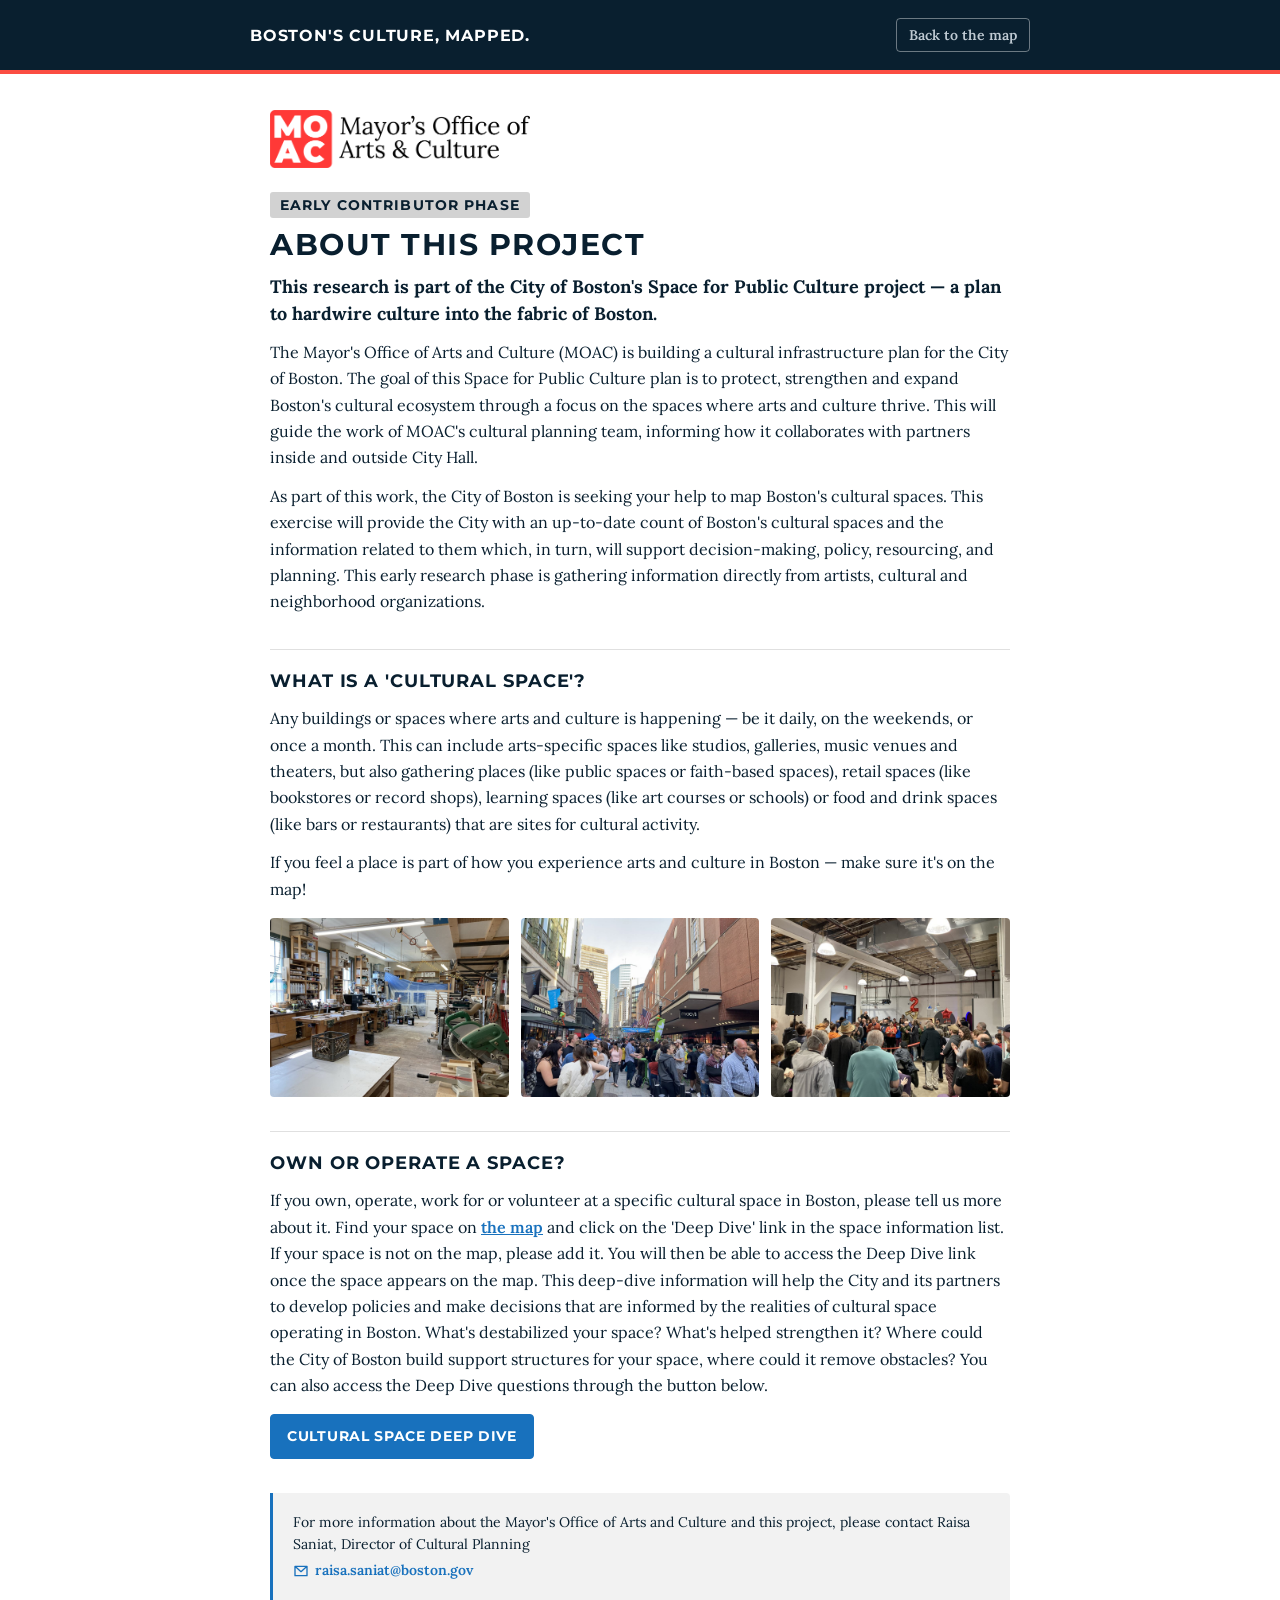
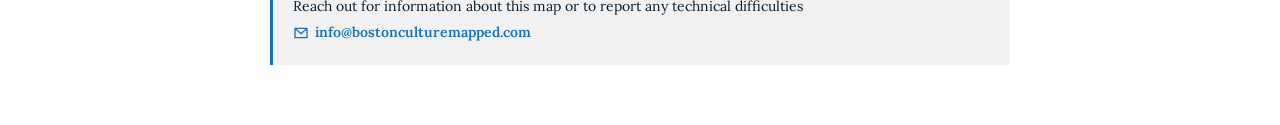
<file: about.html>
<!DOCTYPE html>
<html lang="en">
<head>
<meta charset="UTF-8">
<meta name="viewport" content="width=device-width, initial-scale=1.0">
<title>About this project — Boston's Culture, Mapped.</title>
<meta name="description" content="Space for Public Culture: the City of Boston's plan to hardwire culture into the fabric of Boston, and why we're mapping cultural spaces.">
<link rel="icon" href="data:,">
<link rel="preconnect" href="https://fonts.googleapis.com">
<link rel="preconnect" href="https://fonts.gstatic.com" crossorigin>
<link rel="stylesheet" href="https://fonts.googleapis.com/css2?family=Montserrat:wght@600;700&family=Lora:ital,wght@0,400;0,600;0,700;1,400&display=swap">
<link rel="stylesheet" href="styles.css?v=53">
</head>
<body class="page">

<header class="page-head">
  <div class="page-head-inner">
    <a class="site-name" href="index.html">Boston's Culture, Mapped.</a>
    <a class="back-link" href="index.html">Back to the map</a>
  </div>
</header>

<main>
  <!-- MOAC logo (2026-10-20) - also on the map page and faq.html. -->
  <div class="brand-logo"><img src="assets/img/moac-logo.png" alt="Mayor's Office of Arts &amp; Culture, City of Boston" width="600" height="133"></div>
  <span class="phase-badge">Early Contributor Phase</span>
  <h1>About this project</h1>
  <p class="page-lead">This research is part of the City of Boston's Space for Public Culture project &mdash; a plan to hardwire culture into the fabric of Boston.</p>

  <p>The Mayor's Office of Arts and Culture (MOAC) is building a cultural infrastructure plan for the City of Boston. The goal of this Space for Public Culture plan is to protect, strengthen and expand Boston's cultural ecosystem through a focus on the spaces where arts and culture thrive. This will guide the work of MOAC's cultural planning team, informing how it collaborates with partners inside and outside City Hall.</p>

  <p>As part of this work, the City of Boston is seeking your help to map Boston's cultural spaces. This exercise will provide the City with an up-to-date count of Boston's cultural spaces and the information related to them which, in turn, will support decision-making, policy, resourcing, and planning. This early research phase is gathering information directly from artists, cultural and neighborhood organizations.</p>

  <h2>What is a 'cultural space'?</h2>
  <p>Any buildings or spaces where arts and culture is happening &mdash; be it daily, on the weekends, or once a month. This can include arts-specific spaces like studios, galleries, music venues and theaters, but also gathering places (like public spaces or faith-based spaces), retail spaces (like bookstores or record shops), learning spaces (like art courses or schools) or food and drink spaces (like bars or restaurants) that are sites for cultural activity.</p>
  <p>If you feel a place is part of how you experience arts and culture in Boston &mdash; make sure it's on the map!</p>

  <!-- Three photos side by side, each rotating through the same 13 images but
       started at a different offset, so the three are never showing the same
       photo as each other. data-images lives on the ROW; the script below
       reads it once and drives all three. -->
  <div class="carousel-row" id="photoCarousel"
       data-images="assets/img/culture-01.jpg,assets/img/culture-02.jpg,assets/img/culture-03.jpg,assets/img/culture-04.jpg,assets/img/culture-05.jpg,assets/img/culture-06.jpg,assets/img/culture-07.jpg,assets/img/culture-08.jpg,assets/img/culture-09.jpg,assets/img/culture-10.jpg,assets/img/culture-11.jpg,assets/img/culture-12.jpg,assets/img/culture-13.jpg">
    <div class="carousel"><img alt="Cultural spaces around Boston" src="assets/img/culture-01.jpg"></div>
    <div class="carousel"><img alt="" src="assets/img/culture-06.jpg"></div>
    <div class="carousel"><img alt="" src="assets/img/culture-11.jpg"></div>
  </div>

  <h2>Own or operate a space?</h2>
  <p>If you own, operate, work for or volunteer at a specific cultural space in Boston, please tell us more about it. Find your space on <a href="index.html">the map</a> and click on the 'Deep Dive' link in the space information list. If your space is not on the map, please add it. You will then be able to access the Deep Dive link once the space appears on the map. This deep-dive information will help the City and its partners to develop policies and make decisions that are informed by the realities of cultural space operating in Boston. What's destabilized your space? What's helped strengthen it? Where could the City of Boston build support structures for your space, where could it remove obstacles? You can also access the Deep Dive questions through the button below.</p>

  <!-- This URL must match CONFIG.SURVEY_FORM_BASE in app.js — it is the same
       Google Form, linked bare (no pre-fill) because this page has no pin. -->
  <a class="btn-cta" href="https://docs.google.com/forms/d/e/1FAIpQLScoqoHJwK_WqAz1j24OBPHS1o4JBeF12qRkDtFGrPdsKwGMUw/viewform" target="_blank" rel="noopener">Cultural space deep dive</a>

  <!-- Contact block — same two lines on index.html and faq.html. -->
  <div class="contact-block">
    <p>For more information about the Mayor's Office of Arts and Culture and this project, please contact Raisa Saniat, Director of Cultural Planning<br>
    <a class="mail-link" href="mailto:raisa.saniat@boston.gov"><svg class="mail-ico" viewBox="0 0 24 24" aria-hidden="true"><path d="M3 5h18v14H3z M3 5l9 8 9-8" fill="none" stroke="currentColor" stroke-width="2" stroke-linejoin="round"/></svg>raisa.saniat@boston.gov</a></p>
    <p>Reach out for information about this map or to report any technical difficulties<br>
    <a class="mail-link" href="mailto:info@bostonculturemapped.com"><svg class="mail-ico" viewBox="0 0 24 24" aria-hidden="true"><path d="M3 5h18v14H3z M3 5l9 8 9-8" fill="none" stroke="currentColor" stroke-width="2" stroke-linejoin="round"/></svg>info@bostonculturemapped.com</a></p>
  </div>
</main>

<script>
// Photo rotation for the three side-by-side frames. Same idea as the map
// page's intro pop-up (which lives in app.js — this page doesn't load app.js,
// so the handful of lines are repeated here), but driving three <img>s.
//
// Each frame is one STEP apart in the list, and every tick advances all three
// together, so the three offsets never collide: the frames always show three
// different photos. Only the three photos on screen are ever downloaded.
(function () {
  var box = document.getElementById("photoCarousel");
  if (!box) return;
  var images = (box.getAttribute("data-images") || "")
    .split(",").map(function (s) { return s.trim(); }).filter(Boolean);
  var imgs = [].slice.call(box.querySelectorAll("img"));
  // Need at least one more photo than frames, or a rotation would have to
  // repeat one of them.
  if (!imgs.length || images.length <= imgs.length) return;

  // Must match the src values in the HTML above.
  var STEP = 5;
  var i = 0;

  setInterval(function () {
    i = (i + 1) % images.length;
    imgs.forEach(function (img) { img.classList.add("fading"); });
    setTimeout(function () {
      imgs.forEach(function (img, k) {
        img.src = images[(i + k * STEP) % images.length];
      });
      imgs.forEach(function (img) { img.classList.remove("fading"); });
    }, 450);   // matches the CSS opacity transition
  }, 4500);
})();
</script>
</body>
</html>
</file>
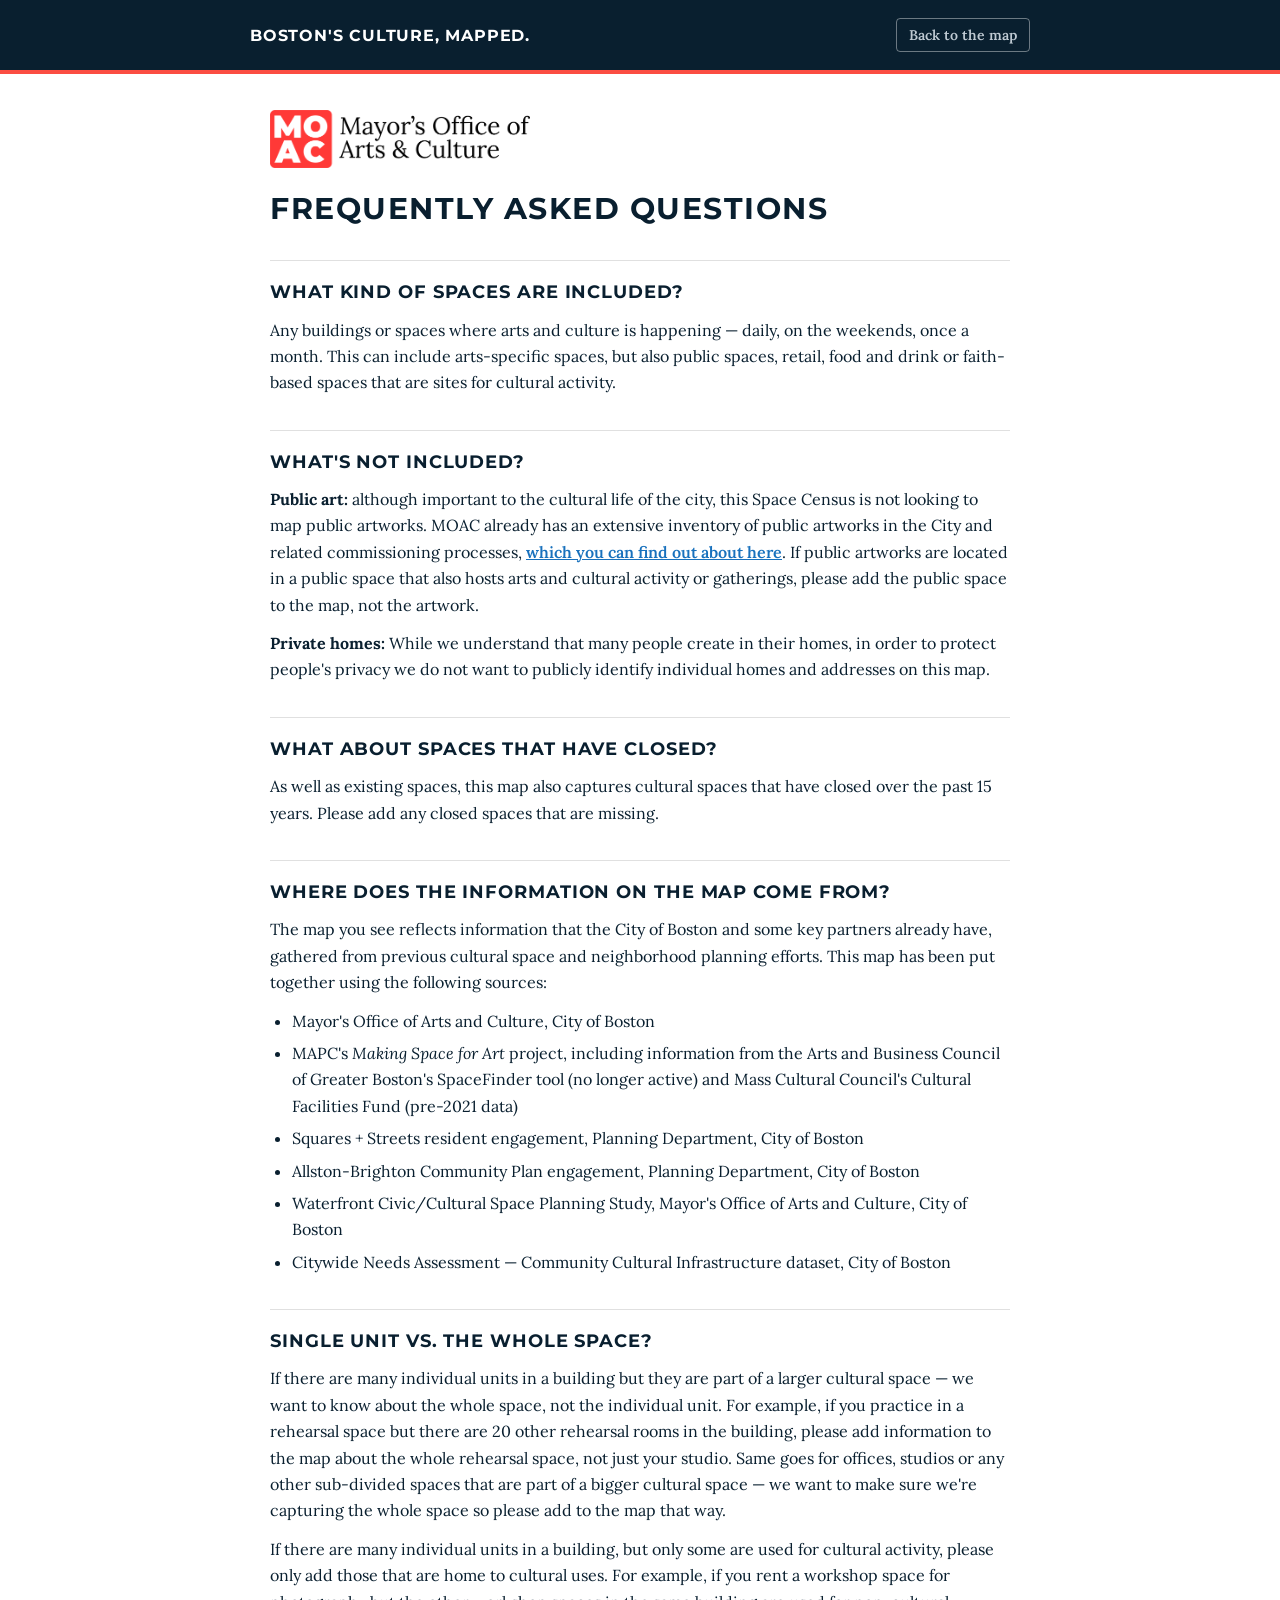
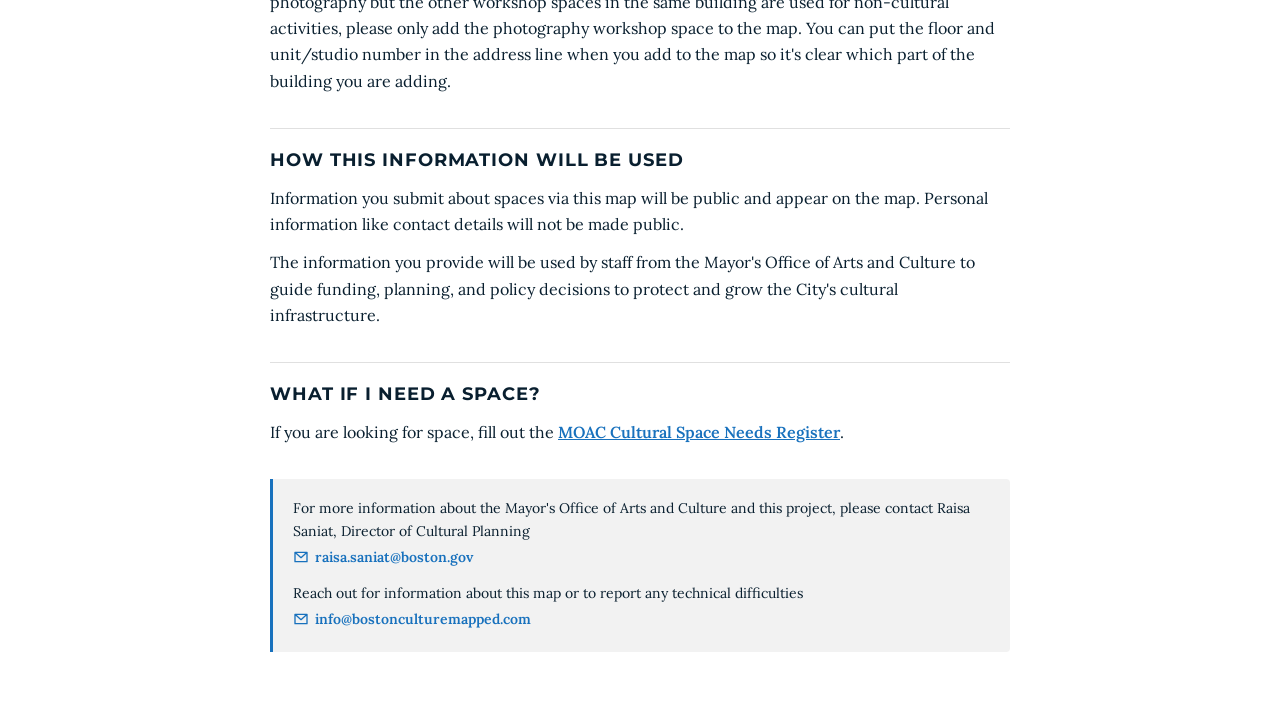
<file: faq.html>
<!DOCTYPE html>
<html lang="en">
<head>
<meta charset="UTF-8">
<meta name="viewport" content="width=device-width, initial-scale=1.0">
<title>FAQs — Boston's Culture, Mapped.</title>
<meta name="description" content="Frequently asked questions about the City of Boston's cultural space mapping tool: what's included, where the data comes from, and how it will be used.">
<link rel="icon" href="data:,">
<link rel="preconnect" href="https://fonts.googleapis.com">
<link rel="preconnect" href="https://fonts.gstatic.com" crossorigin>
<link rel="stylesheet" href="https://fonts.googleapis.com/css2?family=Montserrat:wght@600;700&family=Lora:ital,wght@0,400;0,600;0,700;1,400&display=swap">
<link rel="stylesheet" href="styles.css?v=53">
</head>
<body class="page">

<header class="page-head">
  <div class="page-head-inner">
    <a class="site-name" href="index.html">Boston's Culture, Mapped.</a>
    <a class="back-link" href="index.html">Back to the map</a>
  </div>
</header>

<main>
  <!-- MOAC logo (2026-10-20) - also on the map page and about.html. -->
  <div class="brand-logo"><img src="assets/img/moac-logo.png" alt="Mayor's Office of Arts &amp; Culture, City of Boston" width="600" height="133"></div>
  <h1>Frequently asked questions</h1>

  <!-- Wording from 3_Data/Mapping Tool Content and Copy.docx (2026-09-28).
       This first answer is deliberately the SHORT definition — the intro
       pop-up, sidebar and About page carry the longer one. -->
  <h2>What kind of spaces are included?</h2>
  <p>Any buildings or spaces where arts and culture is happening &mdash; daily, on the weekends, once a month. This can include arts-specific spaces, but also public spaces, retail, food and drink or faith-based spaces that are sites for cultural activity.</p>

  <h2>What's not included?</h2>
  <p><b>Public art:</b> although important to the cultural life of the city, this Space Census is not looking to map public artworks. MOAC already has an extensive inventory of public artworks in the City and related commissioning processes, <a href="https://www.boston.gov/departments/arts-and-culture/public-art-boston#map" target="_blank" rel="noopener">which you can find out about here</a>. If public artworks are located in a public space that also hosts arts and cultural activity or gatherings, please add the public space to the map, not the artwork.</p>
  <p><b>Private homes:</b> While we understand that many people create in their homes, in order to protect people's privacy we do not want to publicly identify individual homes and addresses on this map.</p>

  <h2>What about spaces that have closed?</h2>
  <p>As well as existing spaces, this map also captures cultural spaces that have closed over the past 15 years. Please add any closed spaces that are missing.</p>

  <h2>Where does the information on the map come from?</h2>
  <p>The map you see reflects information that the City of Boston and some key partners already have, gathered from previous cultural space and neighborhood planning efforts. This map has been put together using the following sources:</p>
  <ul>
    <li>Mayor's Office of Arts and Culture, City of Boston</li>
    <li>MAPC's <i>Making Space for Art</i> project, including information from the Arts and Business Council of Greater Boston's SpaceFinder tool (no longer active) and Mass Cultural Council's Cultural Facilities Fund (pre-2021 data)</li>
    <li>Squares + Streets resident engagement, Planning Department, City of Boston</li>
    <li>Allston-Brighton Community Plan engagement, Planning Department, City of Boston</li>
    <li>Waterfront Civic/Cultural Space Planning Study, Mayor's Office of Arts and Culture, City of Boston</li>
    <li>Citywide Needs Assessment &mdash; Community Cultural Infrastructure dataset, City of Boston</li>
  </ul>

  <h2>Single unit vs. the whole space?</h2>
  <p>If there are many individual units in a building but they are part of a larger cultural space &mdash; we want to know about the whole space, not the individual unit. For example, if you practice in a rehearsal space but there are 20 other rehearsal rooms in the building, please add information to the map about the whole rehearsal space, not just your studio. Same goes for offices, studios or any other sub-divided spaces that are part of a bigger cultural space &mdash; we want to make sure we're capturing the whole space so please add to the map that way.</p>
  <p>If there are many individual units in a building, but only some are used for cultural activity, please only add those that are home to cultural uses. For example, if you rent a workshop space for photography but the other workshop spaces in the same building are used for non-cultural activities, please only add the photography workshop space to the map. You can put the floor and unit/studio number in the address line when you add to the map so it's clear which part of the building you are adding.</p>

  <h2>How this information will be used</h2>
  <p>Information you submit about spaces via this map will be public and appear on the map. Personal information like contact details will not be made public.</p>
  <p>The information you provide will be used by staff from the Mayor's Office of Arts and Culture to guide funding, planning, and policy decisions to protect and grow the City's cultural infrastructure.</p>

  <h2>What if I need a space?</h2>
  <p>If you are looking for space, fill out the <a href="https://docs.google.com/forms/d/e/1FAIpQLSe8qjNmZWLqW6QL_9ds0Ja7nyvjYcmYLFBWr2IZd81whbj34g/viewform" target="_blank" rel="noopener">MOAC Cultural Space Needs Register</a>.</p>

  <!-- Contact block — same two lines on index.html and about.html. -->
  <div class="contact-block">
    <p>For more information about the Mayor's Office of Arts and Culture and this project, please contact Raisa Saniat, Director of Cultural Planning<br>
    <a class="mail-link" href="mailto:raisa.saniat@boston.gov"><svg class="mail-ico" viewBox="0 0 24 24" aria-hidden="true"><path d="M3 5h18v14H3z M3 5l9 8 9-8" fill="none" stroke="currentColor" stroke-width="2" stroke-linejoin="round"/></svg>raisa.saniat@boston.gov</a></p>
    <p>Reach out for information about this map or to report any technical difficulties<br>
    <a class="mail-link" href="mailto:info@bostonculturemapped.com"><svg class="mail-ico" viewBox="0 0 24 24" aria-hidden="true"><path d="M3 5h18v14H3z M3 5l9 8 9-8" fill="none" stroke="currentColor" stroke-width="2" stroke-linejoin="round"/></svg>info@bostonculturemapped.com</a></p>
  </div>
</main>

</body>
</html>
</file>
<file: styles.css>
/* ==========================================================================
   Boston Civic & Cultural Asset Map — styles

   Colours and typefaces follow the City of Boston brand guidelines:
   boston.gov → Innovation and Technology → Brand guidelines.

   Everything lives in the :root block below, so the whole look changes from
   one place. The brand names (Charles Blue, Optimistic Blue, Freedom Trail
   Red) are Boston's own names for these colours — keep them, so anyone
   checking this against the guidelines can match them up.

   Universal graphic standards (owner's rules, 2026-08-26):
   - 16px minimum for body text; 14px minimum for hints, captions and
     compact UI labels. Nothing smaller anywhere.
   - UPPERCASE is used ONLY for headers and primary buttons. Montserrat is
     only ever set uppercase+bold (brand rule), so anything sentence-case
     uses Lora instead.
   ========================================================================== */

:root{
  /* ---- Boston primary palette ---- */
  --charles:#091F2F;          /* Charles Blue — headers, dark contrast */
  --charles-deep:#061622;     /* supporting dark */
  --charles-mid:#0C2639;      /* supporting dark */
  --optimistic:#1871bd;       /* Optimistic Blue — links, buttons, fills */
  --optimistic-dark:#155FA0;  /* hover step; white on it = 6.6:1 */
  --steel:#45789C;            /* supporting blue */
  --sky:#51ACFF;              /* supporting blue — on dark only */
  --freedom:#FB4D42;          /* Freedom Trail Red — use MINIMALLY */

  /* Freedom Trail Red is only 3.36:1 on white, so it cannot carry BODY text.
     This darker step clears 4.5:1 (5.46:1) and is used for error copy.
     (Large display text ≥24px bold may use --freedom — 3:1 large-text rule.) */
  --freedom-text:#C63024;

  /* ---- Boston supporting greys ---- */
  --grey-dark:#58585B;        /* muted text — 7.09:1 on white */
  --grey-mid:#D2D2D2;
  --line:#E0E0E0;
  --paper:#F2F2F2;
  --white:#FFFFFF;

  --ink:var(--charles);
  --muted:var(--grey-dark);
  /* A lighter grey for hints and captions: 5.1:1 on white, above the 4.5:1
     floor with margin. It was #6E7A85 until 2026-09-28 — this comment
     claimed 4.6:1, but it actually measured 4.39:1 (owner's check). */
  --muted-soft:#636F7A;

  /* On the dark Charles Blue sidebar. */
  --on-dark:#DCE5EC;
  --on-dark-muted:#BFCAD3;

  /* ---- Status (reserved meanings — never reused as category colours) ---- */
  --ok:#1F7A4D;
  --warn:#8A6412;

  /* Pin / legend colours — must match PURPOSE_GROUPS[].hex in app.js. Pins
     are coloured by the space's PURPOSE (since 2026-08-27); a multi-purpose
     pin is striped with each of its colours.

     Okabe-Ito based, with Produce and Gather darkened on 2026-08-27 after
     simulating protan/deutan/tritan vision across all fifteen pairs: the old
     Gather sat on top of the grey "no purpose" pin under deuteranopia, and
     the old Produce was 2.25:1 against a light map. Every colour now clears
     3:1 on white and the worst CVD pair is ΔE 12.0 (was 3.9). Do not change
     these without re-running that simulation. */
  --g-present:#1871bd;
  --g-produce:#C77E00;
  --g-learn:#009E73;
  --g-gather:#A64D82;
  --g-other:#58585B;
  --g-unknown:#8A9199;

  /* ---- Boston typography ----
     Montserrat for headers and primary buttons, always UPPERCASE BOLD.
     Lora for everything else. Fallbacks are Boston's own substitutions. */
  --display:"Montserrat",Arial,Helvetica,sans-serif;
  --body:"Lora",Georgia,"Times New Roman",serif;
}

*{box-sizing:border-box;margin:0;padding:0}
html,body{height:100%}

/* The browser hides [hidden] elements with `display:none`, but any rule that
   sets `display` beats it on specificity — which silently un-hides them. This
   keeps the hidden attribute authoritative. */
[hidden]{display:none !important}

body{font-family:var(--body);font-size:16px;color:var(--ink);background:var(--paper);display:flex;flex-direction:column;overflow:hidden}
button{cursor:pointer}
button:focus-visible,input:focus-visible,select:focus-visible,textarea:focus-visible,a:focus-visible{outline:2px solid var(--optimistic);outline-offset:2px}

/* Montserrat is only ever set uppercase and bold, per the guidelines. */
.u-display{font-family:var(--display);font-weight:700;text-transform:uppercase;letter-spacing:.06em}

/* ---------- Shared buttons ----------
   .btn-cta  — PRIMARY: Montserrat uppercase bold, Optimistic Blue.
   .btn-quiet — secondary: Lora, sentence case, deliberately low-key. */
.btn-cta{display:inline-block;text-align:center;font-family:var(--display);font-weight:700;text-transform:uppercase;letter-spacing:.05em;font-size:14px;line-height:1.3;padding:12px 16px;border-radius:4px;background:var(--optimistic);border:1px solid var(--optimistic);color:var(--white);text-decoration:none;white-space:nowrap}
.btn-cta:hover{background:var(--optimistic-dark);border-color:var(--optimistic-dark);color:var(--white)}
.btn-quiet{font-family:var(--body);font-weight:600;font-size:14px;padding:9px 14px;border-radius:4px;border:1px solid var(--grey-mid);background:var(--white);color:var(--charles)}
.btn-quiet:hover{border-color:var(--charles)}

/* ---------- Setup banner (only while CONFIG has placeholders) ---------- */
#setupBanner{background:#FFF4E5;border-bottom:1px solid #E8C99B;color:#6B4415;padding:10px 16px;font-size:14px;line-height:1.5}
#setupBanner b{font-family:var(--display);font-weight:700;text-transform:uppercase;letter-spacing:.05em;color:#4A2E0C}
#setupBanner code{background:#FBE8CC;padding:1px 5px;border-radius:3px;font-size:14px;font-family:ui-monospace,Menlo,Consolas,monospace}

/* ---------- Layout: sidebar + map ---------- */
#app{flex:1;display:flex;min-height:0}

/* The sidebar is the page's identity: Charles Blue field with a Freedom Trail
   Red rule on its map-side edge (the "minimal" red the guidelines ask for). */
/* No Freedom Trail Red rule on the map edge any more (removed at the owner's
   request, 2026-10-14) - the sidebar meets the map directly. */
#sidebar{width:clamp(320px,25%,460px);flex-shrink:0;background:var(--charles);color:var(--on-dark);padding:26px 22px 22px;overflow-y:auto;-webkit-overflow-scrolling:touch}
#sidebar h1{font-family:var(--display);font-weight:700;text-transform:uppercase;letter-spacing:.05em;font-size:27px;line-height:1.15;color:var(--white)}
#sidebar .lede{margin-top:12px;font-size:16px;line-height:1.55;color:var(--on-dark-muted)}
#sidebar h2{font-family:var(--display);font-weight:700;text-transform:uppercase;letter-spacing:.06em;font-size:16px;color:var(--white);margin-top:26px;padding-top:16px;border-top:1px solid rgba(255,255,255,.18)}
#sidebar p{font-size:16px;line-height:1.55;color:var(--on-dark-muted);margin-top:10px}
#sidebar a:not(.btn-cta){color:var(--sky)}

/* Numbered steps — used in the sidebar (dark) and the intro pop-up (light). */
.steps{margin:12px 0 0;padding-left:0;list-style:none;counter-reset:step}
.steps li{counter-increment:step;position:relative;padding-left:30px;margin-bottom:12px;font-size:16px;line-height:1.5}
.steps li::before{content:counter(step);position:absolute;left:0;top:2px;width:20px;height:20px;border-radius:50%;background:var(--optimistic);color:var(--white);font-family:var(--display);font-weight:700;font-size:14px;display:flex;align-items:center;justify-content:center}
#sidebar .steps li{color:var(--on-dark-muted)}
#sidebar .steps li b{color:var(--white)}
.steps li b{font-weight:700}

#sidebar .btn-cta{display:block;margin-top:14px}
.side-nav{margin-top:16px;display:flex;flex-direction:column;gap:10px}

.contact{margin-top:24px;padding-top:16px;border-top:1px solid rgba(255,255,255,.18)}
.contact p{font-size:14px;line-height:1.55;color:var(--on-dark-muted)}
.contact p + p{margin-top:12px}
.placeholder{font-style:italic;opacity:.75}
/* Contact email links (sidebar, about.html, faq.html), each led by a small
   envelope icon drawn inline so it takes the link's own colour. */
.mail-link{display:inline-flex;align-items:center;gap:6px;margin-top:4px;font-weight:600;text-decoration:none;word-break:break-all}
.mail-link:hover{text-decoration:underline}
.mail-ico{width:16px;height:16px;flex-shrink:0}
/* MOAC logo (owner's request, 2026-10-20): bottom of the sidebar's white
   footer, bottom-right of the intro pop-up, top of about.html and faq.html.
   One web-sized file, assets/img/moac-logo.png (600px wide, whitespace
   trimmed, transparent background, made from assets/MOAC_Combo_Color.png -
   the original is NOT deployed). Its lettering is black, so it only ever
   sits on a light background. */
.brand-logo img{display:block;max-width:100%;height:auto}
.page main .brand-logo{margin-bottom:24px}
.page main .brand-logo img{width:260px}
/* Intro pop-up: under the photos, bottom-LEFT corner of the grey bar (owner,
   2026-10-20). The photos sit at the bottom (margin-top:auto), so this
   margin is what lifts them up to give the logo room. */
.intro-logo{align-self:flex-start;margin-top:28px}
.intro-logo img{width:160px}

/* Sidebar footer: everything below the About / FAQs buttons on WHITE (owner's
   request, 2026-10-20). The negative margins cancel #sidebar's padding so the
   white runs edge to edge and down to the bottom of the panel - keep them in
   step with #sidebar's padding here AND in the phone rule further down. */
.side-foot{margin:24px -22px -22px;padding:20px 22px 22px;background:var(--white)}
.side-foot .contact{margin-top:0;padding-top:0;border-top:0}
#sidebar .side-foot p{color:var(--ink)}
#sidebar .side-foot a:not(.btn-cta){color:var(--optimistic)}
.side-logo{margin-top:20px}
.side-logo img{width:170px}
/* The sidebar's photo rotation (added 2026-09-28) sits under the About/FAQ
   buttons. */
.side-carousel{margin-top:20px}

/* ---------- Work-in-progress highlight ----------
   Marks copy that is still being drafted, so it is obvious at a glance what
   is not final yet. DELETE the class from the markup (not this rule) as each
   piece is signed off. Deliberately loud: it must not survive to launch by
   being easy to miss. The dark ink is set explicitly because this also sits
   on the Charles Blue sidebar, where inherited text is near-white and would
   be unreadable on yellow. */
.wip,.contact .wip,.contact .wip b,.contact-block .wip,.contact-block .wip b{
  background:#FFF3A3;color:var(--charles);
}
/* On the sidebar, `#sidebar p` (0,1,0,1 — an ID) outranks the plain class
   rule above and would leave near-white text on yellow. Matching the ID
   here is the fix; do NOT "simplify" these back to `.wip`. */
#sidebar .wip,#sidebar .wip b,#sidebar .wip .placeholder{color:var(--charles)}
.wip{box-shadow:0 0 0 3px #FFF3A3;border-radius:2px}
.wip .placeholder{opacity:1}

/* ---------- Space list (drops down from the count pill) ----------
   Opened by the "536 spaces on record +" pill in the map's top-right corner;
   a white panel with its own scrollbar, floating over the map. */
.list-panel{width:min(330px,88vw);max-height:52vh;background:var(--white);border-radius:6px;box-shadow:0 6px 24px rgba(9,31,47,.3);overflow:hidden;display:flex;flex-direction:column}
#assetList{overflow-y:auto;-webkit-overflow-scrolling:touch}
.asset-item{width:100%;text-align:left;background:none;border:none;border-bottom:1px solid var(--line);padding:11px 13px;display:flex;gap:10px;align-items:flex-start;font-family:var(--body)}
.asset-item:last-child{border-bottom:none}
.asset-item:hover{background:var(--paper)}
.asset-item .dot{width:10px;height:10px;border-radius:50%;margin-top:5px;flex-shrink:0}
.asset-item .name{font-weight:700;font-size:16px;color:var(--charles);line-height:1.3;display:block}
.asset-item .meta{font-size:14px;color:var(--muted);margin-top:2px;display:block;line-height:1.4}
.stamp{display:inline-block;font-weight:600;font-size:14px;color:var(--ok);margin-left:6px}
.empty-msg{padding:18px 14px;font-size:14px;color:var(--muted);line-height:1.55}

/* ---------- Map ---------- */
#mapWrap{flex:1;min-height:0;position:relative}
#map{width:100%;height:100%}

/* ---------- Embed build (embed.html, for an iframe on another site) --------
   Same map, no sidebar and no intro pop-up. The map simply takes the whole
   frame. On a phone the full site stacks the map above the sidebar at 54%
   height — there is no sidebar here, so that rule must not apply or the map
   would end up in the top half of the iframe with nothing beneath it. */
body.embed #app{flex-direction:row}
body.embed #mapWrap{flex:1 1 auto;width:100%;height:100%;min-height:0}
@media (max-width:760px){
  body.embed #mapWrap{flex:1 1 auto;min-height:0}
}

/* Google-Maps-style panel toggle: a tab on the sidebar/map seam that hides
   the whole sidebar so the map fills the window. app.js flips body.map-only. */
body.map-only #sidebar{display:none}
/* Filled Optimistic Blue and sized up so the collapse control is clearly a
   control, not a sliver of chrome (owner's request, 2026-08-27). */
/* Collapse tab. Shows the word HIDE / SHOW (set in app.js) instead of the
   old "‹" arrow — owner's request, 2026-10-14. Montserrat uppercase like the
   other buttons. On desktop the tab is a tall, narrow strip with the word
   running sideways, reading bottom-to-top (owner's choice, 2026-10-14);
   the phone layout below turns it back to horizontal. */
.side-toggle{position:absolute;left:0;top:50%;transform:translateY(-50%);z-index:5;width:34px;min-height:84px;border:none;border-radius:0 8px 8px 0;background:var(--optimistic);color:var(--white);font-family:var(--display);font-weight:700;text-transform:uppercase;letter-spacing:.08em;font-size:13px;line-height:1;box-shadow:2px 0 8px rgba(9,31,47,.35);display:flex;align-items:center;justify-content:center;padding:12px 0}
.side-toggle:hover{background:var(--optimistic-dark)}
.side-toggle-text{writing-mode:vertical-rl;transform:rotate(180deg)}
.map-error{position:absolute;inset:0;display:flex;align-items:center;justify-content:center;text-align:center;padding:32px;background:var(--paper);font-size:16px;line-height:1.6;color:var(--muted);z-index:6}
.map-error b{display:block;font-family:var(--display);font-weight:700;text-transform:uppercase;letter-spacing:.05em;font-size:16px;color:var(--charles);margin-bottom:8px}

/* Floating controls over the map, top-right. The Add button leads; Refresh
   sits to its LEFT on the same row, deliberately quieter. */
.map-controls{position:absolute;top:14px;right:14px;z-index:5;display:flex;flex-direction:column;align-items:flex-end;gap:8px}
.ctrl-row{display:flex;gap:8px;align-items:stretch}
.refresh-ico{display:inline-block;font-size:16px;line-height:1;margin-right:3px;vertical-align:-1px}
.map-controls .btn-cta,.map-controls .btn-quiet{box-shadow:0 2px 10px rgba(9,31,47,.28)}
/* The count pill is a button: it opens the scrollable list of spaces. */
.count-pill{font-family:var(--body);font-weight:600;font-size:14px;background:var(--white);border:none;padding:6px 6px 6px 12px;border-radius:999px;color:var(--charles);white-space:nowrap;box-shadow:0 2px 10px rgba(9,31,47,.28);display:flex;align-items:center;gap:8px;cursor:pointer}
.count-pill:hover{background:var(--paper)}
.count-pill .plus{font-family:var(--display);font-weight:700;font-size:14px;line-height:1;width:20px;height:20px;border-radius:50%;background:var(--optimistic);color:var(--white);display:flex;align-items:center;justify-content:center}

/* Legend + filter chips over the map, bottom-right. Google's zoom buttons are
   moved bottom-LEFT in initMap so the two never collide. */
.map-legend{position:absolute;right:14px;bottom:30px;z-index:5;background:rgba(255,255,255,.96);border-radius:6px;padding:12px 14px;max-width:300px;box-shadow:0 2px 10px rgba(9,31,47,.28)}
.legend-head{display:flex;align-items:center;justify-content:space-between;gap:8px;margin-bottom:8px}
.legend-title{font-family:var(--display);font-weight:700;text-transform:uppercase;letter-spacing:.06em;font-size:14px;color:var(--charles)}
/* The (i) beside "Legend": opens the panel explaining each category. A
   24px circle, outlined until the panel is open. */
.legend-info-btn{width:24px;height:24px;border-radius:50%;border:1.5px solid var(--optimistic);background:var(--white);color:var(--optimistic);font-family:Georgia,var(--body);font-style:italic;font-weight:700;font-size:14px;line-height:1;display:flex;align-items:center;justify-content:center;padding:0;flex-shrink:0}
.legend-info-btn:hover,.legend-info-btn.on{background:var(--optimistic);color:var(--white)}
/* Hide / show the whole legend (owner's request, 2026-09-28), so the map
   can be seen full-screen. "Hide" is a quiet sentence-case text button in the
   legend's header; once hidden, a small "Legend" pill in the same corner
   brings it back. */
.legend-head-btns{display:flex;align-items:center;gap:8px}
.legend-hide-btn{background:none;border:none;padding:2px 2px;font-family:var(--body);font-weight:600;font-size:14px;color:var(--muted);text-decoration:underline;text-underline-offset:2px}
.legend-hide-btn:hover{color:var(--charles)}
.legend-show{position:absolute;right:14px;bottom:30px;z-index:5;font-family:var(--body);font-weight:600;font-size:14px;color:var(--charles);background:var(--white);border:1px solid var(--line);border-radius:999px;padding:8px 14px;box-shadow:0 2px 10px rgba(9,31,47,.28)}
.legend-show:hover{border-color:var(--optimistic)}
@media (max-width:760px){.legend-show{right:10px;bottom:26px}}
.legend-info{max-height:40vh;overflow-y:auto;-webkit-overflow-scrolling:touch;margin-bottom:10px;padding:8px 10px;background:var(--paper);border-radius:4px;font-size:14px;line-height:1.45;color:var(--ink)}
.legend-info-row{display:flex;gap:8px;align-items:flex-start}
.legend-info-row + .legend-info-row{margin-top:8px}
.legend-info-row .dot{width:10px;height:10px;border-radius:50%;flex-shrink:0;margin-top:5px}
.legend-info-row b{color:var(--charles)}

.filters{display:flex;flex-wrap:wrap;gap:6px}
.chip{font-family:var(--body);font-weight:600;font-size:14px;border:1px solid var(--line);background:var(--white);border-radius:999px;padding:6px 11px;display:flex;align-items:center;gap:7px;color:var(--charles)}
.chip:hover{border-color:var(--optimistic)}
.chip .dot{width:10px;height:10px;border-radius:50%;flex-shrink:0}
/* "Currently unknown" — hollow, matching its hollow pin on the map. */
.dot.hollow{background:transparent !important;border:2px solid;box-sizing:border-box}
/* "Closed" — a small navy square with a white X, matching the closed pin.
   The doubled selectors outrank `.chip .dot` / `.asset-item .dot`, which
   would otherwise round it into a circle. */
.dot.closed-dot,.chip .dot.closed-dot,.asset-item .dot.closed-dot,.legend-info-row .dot.closed-dot{
  width:12px;height:12px;border-radius:2px;position:relative;
  background-image:linear-gradient(45deg,transparent 43%,#fff 43%,#fff 57%,transparent 57%),
                   linear-gradient(-45deg,transparent 43%,#fff 43%,#fff 57%,transparent 57%);
}
.chip.off{opacity:.38}

/* Centred "Loading spaces…" note over the map while pins load. Clicks pass
   straight through it, so the map is never blocked. */
.map-loading{position:absolute;top:50%;left:50%;transform:translate(-50%,-50%);z-index:4;display:flex;align-items:center;gap:12px;background:var(--white);color:var(--charles);font-family:var(--display);font-weight:700;text-transform:uppercase;letter-spacing:.05em;font-size:16px;padding:16px 22px;border-radius:6px;box-shadow:0 6px 24px rgba(9,31,47,.3);pointer-events:none}
.spinner{width:22px;height:22px;border-radius:50%;border:3px solid var(--grey-mid);border-top-color:var(--optimistic);animation:bcam-spin .9s linear infinite}
@keyframes bcam-spin{to{transform:rotate(360deg)}}
@media (prefers-reduced-motion:reduce){.spinner{animation-duration:2.5s}}

/* Visible to screen readers only. */
.sr-only{
  position:absolute;width:1px;height:1px;padding:0;margin:-1px;
  overflow:hidden;clip:rect(0 0 0 0);white-space:nowrap;border:0;
}

/* ---------- Modals (shared) ---------- */
.modal-backdrop{position:fixed;inset:0;background:rgba(9,31,47,.6);display:none;align-items:center;justify-content:center;z-index:2000;padding:16px}
.modal-backdrop.open{display:flex}
.modal{background:var(--white);border-radius:6px;width:100%;max-width:552px;max-height:92vh;max-height:92dvh;overflow-y:auto;box-shadow:0 18px 50px rgba(9,31,47,.35)}
.modal-head{background:var(--charles);color:var(--white);padding:13px 16px;border-radius:6px 6px 0 0;display:flex;justify-content:space-between;align-items:center;gap:10px;position:sticky;top:0;z-index:1;border-bottom:3px solid var(--freedom)}
/* One size for every pop-up header — the add form, the correction form and
   the thank-you modal all read at the same weight (owner's request). */
.modal-head h3{font-family:var(--display);font-weight:700;text-transform:uppercase;letter-spacing:.055em;font-size:20px;line-height:1.25}
.modal-head .close{background:none;border:none;color:#BFCAD3;font-size:24px;line-height:1;padding:2px 6px}
.modal-head .close:hover{color:var(--white)}
.modal-body{padding:16px}

/* ---------- Intro pop-up ----------
   ~70% of the screen, two columns per the content doc: the invitation (wide)
   and "what is a cultural space" + photos (narrow, shaded). Closes from the
   ×, a click on the backdrop, or Escape — all wired generically in app.js. */
.intro-modal{position:relative;max-width:none;width:min(1100px,74vw);max-height:86vh;max-height:86dvh;padding:34px 36px 30px}
.intro-close{position:absolute;top:12px;right:14px;background:none;border:none;color:var(--grey-dark);font-size:30px;line-height:1;padding:4px 8px;z-index:2}
.intro-close:hover{color:var(--charles)}
.intro-cols{display:grid;grid-template-columns:1.8fr 1fr;gap:32px;align-items:start}
.intro-main h1{font-family:var(--display);font-weight:700;text-transform:uppercase;letter-spacing:.05em;font-size:30px;line-height:1.15;color:var(--charles)}
.intro-main p{font-size:16px;line-height:1.6;color:var(--ink);margin-top:12px}
/* The main call to action. Freedom Trail Red is allowed here because display
   text this large clears the 3:1 large-text contrast rule — do NOT reuse the
   raw red on body-size text (use --freedom-text there). */
.be-counted{font-family:var(--display);font-weight:700;text-transform:uppercase;letter-spacing:.06em;font-size:28px;color:var(--freedom);margin-top:18px !important}
.intro-main .steps li{color:var(--ink)}
.intro-main a:not(.btn-cta){color:var(--optimistic);font-weight:600}
/* Reads as a sub-heading, matching "There's three ways you can take part:"
   above it — bold and full-strength ink, not muted. */
.learn-more{color:var(--ink) !important}
/* "Early Contributor Phase" label (owner's request, 2026-10-14) — sits above
   the title on the intro pop-up, the sidebar and the About page. A small
   tag in Boston's supporting LIGHT grey (#D2D2D2) with Charles Blue caps —
   about 12:1 contrast. Owner's choice, 2026-10-14 (v47 was Optimistic Blue,
   v48 dark grey). Pale on the dark sidebar, so it stands out there too. */
.phase-badge{display:inline-block;font-family:var(--display);font-weight:700;text-transform:uppercase;letter-spacing:.08em;font-size:14px;line-height:1.2;color:var(--charles);background:var(--grey-mid);padding:5px 10px;border-radius:3px;margin-bottom:10px}
/* "This tool works best on a larger screen…" — a quiet note under the three
   steps on the intro pop-up. */
.intro-main .device-note{font-style:italic;color:var(--muted-soft);display:flex;align-items:center;gap:8px}
.device-note .device-ico{flex:0 0 auto;width:20px;height:20px}
.intro-nav{display:flex;gap:12px;margin-top:14px;flex-wrap:wrap}
/* A flex column so the photo carousel can be pushed to the BOTTOM of the bar
   (margin-top:auto on .carousel below) — the padding gives it the same
   margin underneath as the copy has above. */
.intro-side{background:var(--paper);border-radius:6px;padding:20px;align-self:stretch;display:flex;flex-direction:column}
.intro-side h2{font-family:var(--display);font-weight:700;text-transform:uppercase;letter-spacing:.06em;font-size:16px;line-height:1.3;color:var(--charles)}
.intro-side p{font-size:16px;line-height:1.55;color:var(--ink);margin-top:10px}

/* Photo rotation — one image element; app.js swaps the src. */
.carousel{margin-top:16px;border-radius:4px;overflow:hidden;aspect-ratio:4/3;background:var(--grey-mid)}
/* In the intro bar only: sit at the bottom of the column, whatever the copy
   above does. (Elsewhere the carousel just follows the text.) The gap above
   comes from the last paragraph's margin — padding here would eat into the
   aspect-ratio box (border-box) and leave a grey strip above the photo. */
.intro-side .carousel{margin-top:auto;flex-shrink:0}
.intro-side p:last-of-type{margin-bottom:16px}
.carousel img{width:100%;height:100%;object-fit:cover;display:block;transition:opacity .45s ease}
.carousel img.fading{opacity:0}

/* Shown at the top of the form when correcting rather than adding. */
.correcting-note{background:#FFF4E5;border-left:3px solid var(--warn);border-radius:0 4px 4px 0;padding:10px 12px;margin-bottom:16px;font-size:14px;line-height:1.5;color:#6B4415}
.correcting-note b{font-weight:700;color:#4A2E0C}

/* "This may already be on the map" — a warning, never a block. */
.dup-warn{margin-top:9px;background:#FFF4E5;border:1px solid #E8C99B;border-radius:4px;padding:10px 11px;font-size:14px;line-height:1.45;color:#6B4415}
.dup-warn b{display:block;font-family:var(--display);font-weight:700;text-transform:uppercase;letter-spacing:.04em;font-size:14px;color:#4A2E0C;margin-bottom:4px}
.dup-warn p{margin-bottom:8px}
.dup-hit{display:flex;align-items:center;gap:8px;justify-content:space-between;padding:6px 0;border-top:1px solid #E8C99B}
.dup-hit span{flex:1;min-width:0;color:#4A2E0C}
.dup-use{flex-shrink:0;font-family:var(--display);font-weight:700;text-transform:uppercase;letter-spacing:.04em;font-size:14px;padding:6px 9px;border-radius:4px;border:1px solid var(--optimistic);background:var(--white);color:var(--optimistic)}
.dup-use:hover{background:var(--optimistic);color:var(--white)}

/* Numbered step headings inside the add form. */
.form-section{font-family:var(--display);font-weight:700;text-transform:uppercase;letter-spacing:.05em;font-size:18px;color:var(--optimistic);padding-bottom:6px;margin:4px 0 14px;border-bottom:2px solid var(--optimistic)}
.form-section + .field{margin-top:0}
h4.form-section:not(:first-child){margin-top:22px}

/* Scrollable checkbox group for "select all that apply". A <select multiple>
   is effectively unusable with a thumb, so this is a list of real checkboxes
   with big tap targets. */
.checklist{border:1px solid var(--grey-mid);border-radius:4px;max-height:210px;overflow-y:auto;-webkit-overflow-scrolling:touch;background:var(--white)}
.checklist.invalid{border-color:var(--freedom-text);background:#FDF4F3}
/* An option, not a question label. `.field label` (specificity 0,2,0) sets
   display:block and font-weight:700 on every label inside a field, which
   outranked a plain `.check-row` (0,1,0) — so options rendered bold, and as
   blocks, which left the flex `gap` with nothing to act on. Matching that
   specificity is the fix. Do NOT simplify this back to `.check-row` alone. */
.check-row,
.field label.check-row{display:flex;align-items:flex-start;gap:14px;padding:10px 12px;margin-bottom:0;font-size:16px;font-weight:400;line-height:1.4;cursor:pointer;border-bottom:1px solid var(--paper);color:var(--ink)}
.check-row:last-child{border-bottom:none}
.check-row:hover{background:var(--paper)}
.check-row input{margin-top:2px;width:16px;height:16px;flex-shrink:0;accent-color:var(--optimistic)}

/* The pointer to the longer operator survey. */
/* The deep-dive prompt shown after a submission saves. */
.deep-modal{max-width:480px}
.deep-lede{font-size:16px;line-height:1.55;color:var(--ink)}
.deep-ask{font-size:16px;line-height:1.55;color:var(--muted);margin-top:14px;padding-top:14px;border-top:1px solid var(--line)}
.deep-ask b{color:var(--ink)}
.deep-modal .btn-cta{display:block;margin-top:16px}
.deep-modal .btn-quiet{display:block;width:100%;margin-top:10px}

/* The deep-dive pointer at the foot of a pin's pop-up. The question is a bold
   standalone line so it reads as a heading (owner's request, 2026-08-27). */
.pp-deep{margin-top:10px;padding-top:10px;border-top:1px solid var(--line);font-size:14px;line-height:1.5;color:var(--muted)}
.pp-deep b{display:block;color:var(--ink);font-size:15px;margin-bottom:3px}
.pp-survey{display:block;margin-top:8px;text-align:center;font-family:var(--display);font-weight:700;text-transform:uppercase;letter-spacing:.05em;font-size:14px;padding:10px 6px;border-radius:4px;background:var(--optimistic);color:var(--white);text-decoration:none}
.pp-survey:hover{background:var(--optimistic-dark);color:var(--white)}

/* Form fields. Labels are sentence case (not headers), so they use Lora. */
.field{margin-bottom:14px}
.field label{display:block;font-family:var(--body);font-weight:700;font-size:16px;line-height:1.35;color:var(--charles);margin-bottom:5px}
.field label .opt{font-weight:400;font-size:14px;font-style:italic;color:var(--muted)}
.field label .req{color:var(--freedom-text)}
.field input[type=text],.field select,.field textarea{width:100%;border:1px solid var(--grey-mid);border-radius:4px;padding:9px 10px;font-size:16px;font-family:var(--body);background:var(--white);color:var(--ink)}
.field input[type=text]:focus,.field select:focus,.field textarea:focus{border-color:var(--optimistic)}
.field textarea{min-height:74px;resize:vertical}
.field .invalid{border-color:var(--freedom-text);background:#FDF4F3}
.hint{font-size:14px;font-style:italic;color:var(--muted-soft);margin-top:5px;line-height:1.45}
.err{font-family:var(--body);font-weight:700;font-size:14px;color:var(--freedom-text);margin-top:5px;line-height:1.4}
.coords-box{font-size:14px;background:var(--paper);border:1px solid var(--line);border-radius:4px;padding:8px 10px;color:var(--muted);margin-top:7px;line-height:1.4}
.coords-box.set{color:var(--ink);border-color:var(--ok)}
.modal-actions{display:flex;gap:8px;justify-content:flex-end;padding:0 16px 16px}
/* Cancel is secondary (sentence case); the save button is primary (uppercase). */
.btn{font-family:var(--body);font-weight:600;border-radius:4px;padding:11px 16px;font-size:16px;border:1px solid var(--grey-mid);background:var(--white);color:var(--charles)}
.btn:hover{border-color:var(--charles)}
.btn.primary{font-family:var(--display);font-weight:700;text-transform:uppercase;letter-spacing:.05em;font-size:14px;background:var(--optimistic);border-color:var(--optimistic);color:var(--white)}
.btn.primary:hover{background:var(--optimistic-dark);border-color:var(--optimistic-dark)}
.btn:disabled{opacity:.5;cursor:default}

/* Places Autocomplete web component — it renders its own input; give it room. */
#pacHost{width:100%}
#pacHost gmp-place-autocomplete{width:100%;display:block}

/* ---------- Info window contents ---------- */
.pp{min-width:280px;max-width:362px;font-family:var(--body);padding:6px 10px 8px}
.pp-cat{font-family:var(--display);font-size:14px;letter-spacing:.07em;text-transform:uppercase;font-weight:700}
.pp-name{font-family:var(--display);font-weight:700;text-transform:uppercase;letter-spacing:.04em;font-size:16px;color:var(--charles);margin:3px 0 7px;line-height:1.25}
/* Everything known about the space, as a two-column table. */
.pp-details{margin-top:12px;width:100%;border-collapse:collapse;font-size:14px;line-height:1.45}
.pp-details th,.pp-details td{text-align:left;vertical-align:top;padding:7px 0;border-top:1px solid var(--line)}
.pp-details tr:first-child th,.pp-details tr:first-child td{border-top:none}
.pp-details th{font-family:var(--body);font-weight:700;font-size:14px;color:var(--muted);width:40%;padding-right:10px}
.pp-details td{color:var(--ink)}
/* An unanswered field — visibly present, so it reads as a gap to fill rather
   than as something the map chose not to mention. */
.pp-unknown{color:var(--muted);font-style:italic;opacity:.8}
.pp-meta{font-size:14px;color:var(--muted);margin-top:7px;line-height:1.45}
.pp-valid{margin-top:9px;padding-top:9px;border-top:1px solid var(--line);font-size:14px;color:var(--ink)}
.pp-valid .vcount{font-family:var(--display);font-weight:700;color:var(--ok)}
.pp-notes{margin-top:6px;max-height:120px;overflow-y:auto}
.pp-note{font-size:14px;background:var(--paper);border-left:3px solid var(--grey-mid);padding:6px 8px;margin-top:5px;border-radius:0 3px 3px 0;line-height:1.45}
.pp-note.correction{border-left-color:var(--freedom)}
.pp-note.additional_info{border-left-color:var(--optimistic)}
.pp-note .who{color:var(--muted);font-size:14px;display:block;margin-top:3px;font-style:italic}
.pp-actions{display:flex;gap:6px;margin-top:11px}
.pp-actions button{flex:1;font-size:14px;padding:9px 6px;border-radius:4px;line-height:1.3}
/* Confirm and Suggest a correction are equal partners (owner's choice,
   2026-09-28): same uppercase Montserrat outline style — Confirm in green
   with a tick, Correction in Optimistic Blue with a pencil. */
.pp-confirm,.pp-note-btn{font-family:var(--display);font-weight:700;text-transform:uppercase;letter-spacing:.03em;background:var(--white)}
.pp-confirm{border:1px solid var(--ok);color:var(--ok)}
.pp-confirm:hover{background:#EDF5F0}
.pp-confirm:disabled{opacity:.55;cursor:default}
.pp-note-btn{border:1px solid var(--optimistic);color:var(--optimistic)}
.pp-note-btn:hover{background:#EAF2FA}
.pp-pencil{vertical-align:-1px}

/* "Several spaces here" — the list shown when a clicked pin overlaps
   others. Each row mirrors the drop-down list: swatch, name, key uses. */
.pp-stack-hint{font-size:14px;font-style:italic;color:var(--muted-soft);margin-top:4px;line-height:1.45}
.pp-stack-list{margin-top:8px;max-height:260px;overflow-y:auto;-webkit-overflow-scrolling:touch;border-top:1px solid var(--line)}
.pp-stack-item{display:flex;gap:9px;align-items:flex-start;width:100%;text-align:left;background:var(--white);border:none;border-bottom:1px solid var(--line);padding:9px 4px;cursor:pointer}
.pp-stack-item:hover,.pp-stack-item:focus-visible{background:var(--paper)}
.pp-stack-item .dot{width:10px;height:10px;border-radius:50%;margin-top:5px;flex-shrink:0}
.pp-stack-item .dot.closed-dot{width:12px;height:12px;border-radius:2px}
.pp-stack-item .name{display:block;font-family:var(--body);font-weight:700;font-size:15px;color:var(--charles);line-height:1.35}
.pp-stack-item .meta{display:block;font-size:14px;color:var(--muted);line-height:1.4;margin-top:1px}
/* "Add a space here?" bubble on the pin-drop path. Add is the primary
   action (uppercase, filled); Cancel is sentence case. */
.pp-drop-actions{display:flex;gap:6px;margin-top:10px}
.pp-drop-actions button{flex:1;font-size:14px;padding:10px 6px;border-radius:4px;line-height:1.3}
.pp-drop-cancel{font-family:var(--body);font-weight:600;border:1px solid var(--grey-mid);background:var(--white);color:var(--ink)}
.pp-drop-add{font-family:var(--display);font-weight:700;text-transform:uppercase;letter-spacing:.03em;border:1px solid var(--optimistic);background:var(--optimistic);color:var(--white)}
.pp-drop-add:hover{background:var(--optimistic-dark)}

/* "‹ All N spaces here" at the top of a pop-up opened from that list. */
.pp-back{background:none;border:none;padding:0 0 6px;font-family:var(--body);font-weight:600;font-size:14px;color:var(--optimistic);cursor:pointer}
.pp-back:hover{text-decoration:underline}

/* "N people don't think this belongs on the map" — under the confirmations
   line. Error-red text (not raw Freedom Trail Red, which fails at 14px). */
.pp-removals{margin-top:4px}
.pp-removals .rcount{font-family:var(--display);font-weight:700;color:var(--freedom-text)}

/* "I don't think this space belongs on the map" — deliberately quieter than
   Confirm/Correct: a text-style button, then a short reason box in place. */
.pp-removal-btn{display:block;width:100%;margin-top:8px;padding:6px 4px;background:none;border:none;font-family:var(--body);font-size:14px;color:var(--muted);text-decoration:underline;text-underline-offset:2px;text-align:center}
.pp-removal-btn:hover{color:var(--freedom-text)}
.pp-removal-form{margin-top:8px;padding:10px;background:var(--paper);border-radius:4px}
.pp-removal-form label{display:block;font-family:var(--body);font-weight:700;font-size:14px;color:var(--ink);margin-bottom:5px}
.pp-removal-form .opt{font-weight:400;font-style:italic;color:var(--muted-soft)}
.pp-removal-form textarea{width:100%;box-sizing:border-box;font-family:var(--body);font-size:16px;line-height:1.4;padding:7px 8px;border:1px solid var(--grey-mid);border-radius:4px;resize:vertical}
.pp-removal-actions{display:flex;gap:6px;margin-top:8px}
.pp-removal-actions button{flex:1;font-size:14px;padding:8px 6px;border-radius:4px}
.pp-removal-cancel{font-family:var(--body);font-weight:600;border:1px solid var(--grey-mid);background:var(--white);color:var(--ink)}
.pp-removal-send{font-family:var(--display);font-weight:700;text-transform:uppercase;letter-spacing:.03em;border:1px solid var(--charles);background:var(--charles);color:var(--white)}
.pp-removal-send:disabled{opacity:.6}
.pp-removal-done{margin-top:8px;font-size:14px;font-style:italic;color:var(--muted);text-align:center;line-height:1.45}

/* Phone: a pin's pop-up opens as this full-screen panel instead of Google's
   small bubble (owner's request, 2026-09-28; built in app.js showPopup).
   z-index sits above the map controls (5) and below the modals (2000), so
   the "Thank you" / correction dialogs still open on top of it. 100dvh =
   the screen actually visible, so the header never hides under the phone
   browser's address bar (same reason as the modals). */
.pin-sheet{position:fixed;inset:0;z-index:1500;background:var(--white);display:flex;flex-direction:column;height:100vh;height:100dvh}
.pin-sheet-head{flex:0 0 auto;display:flex;justify-content:space-between;align-items:center;padding:8px 8px 8px 14px;background:var(--charles);border-bottom:3px solid var(--freedom)}
.pin-sheet-back{background:none;border:none;color:var(--white);font-family:var(--body);font-weight:600;font-size:16px;padding:8px 4px}
.pin-sheet-close{background:none;border:none;color:var(--white);font-size:30px;line-height:1;padding:2px 10px}
.pin-sheet-body{flex:1 1 auto;overflow-y:auto;-webkit-overflow-scrolling:touch;padding:12px 8px 24px}
/* Inside the panel the content uses the full width, and the inner scroll
   boxes go — the panel itself is the only thing that ever scrolls. */
.pin-sheet .pp{max-width:none;min-width:0}
.pin-sheet .pp-stack-list,.pin-sheet .pp-notes{max-height:none;overflow:visible}
/* Slightly tighter rows, so a whole space fits on most phones unscrolled. */
.pin-sheet .pp-details{margin-top:6px}
.pin-sheet .pp-details th,.pin-sheet .pp-details td{padding:5px 0}
.pin-sheet .pp-deep{margin-top:8px;padding-top:8px}

/* Google's info window adds its own padding; trim the default gutter. */
.gm-style-iw-d{overflow:auto !important}

/* ---------- Toast ---------- */
.toast{position:fixed;bottom:18px;left:50%;transform:translateX(-50%);background:var(--charles);color:var(--white);font-family:var(--body);font-size:16px;padding:12px 18px;border-radius:4px;border-left:4px solid var(--freedom);z-index:3000;display:none;max-width:90vw;text-align:center;box-shadow:0 6px 20px rgba(9,31,47,.35);line-height:1.45}
.toast.show{display:block}

/* ==========================================================================
   About / FAQ pages (about.html, faq.html)
   Static articles sharing this stylesheet. <body class="page"> overrides the
   app shell's flex + overflow:hidden so these pages scroll normally.
   ========================================================================== */
body.page{display:block;overflow:auto;background:var(--white)}
.page-head{background:var(--charles);border-bottom:4px solid var(--freedom);padding:18px 20px}
.page-head-inner{max-width:780px;margin:0 auto;display:flex;align-items:center;justify-content:space-between;gap:14px;flex-wrap:wrap}
.page-head .site-name{font-family:var(--display);font-weight:700;text-transform:uppercase;letter-spacing:.05em;font-size:16px;color:var(--white);text-decoration:none}
.page-head .site-name:hover{color:var(--sky)}
.back-link{font-family:var(--body);font-weight:600;font-size:14px;color:var(--on-dark-muted);text-decoration:none;border:1px solid rgba(255,255,255,.4);border-radius:4px;padding:7px 12px}
.back-link:hover{background:rgba(255,255,255,.14);color:var(--white)}
.page main{max-width:780px;margin:0 auto;padding:36px 20px 60px}
.page main h1{font-family:var(--display);font-weight:700;text-transform:uppercase;letter-spacing:.05em;font-size:30px;line-height:1.15;color:var(--charles)}
.page .subtitle{font-size:18px;font-style:italic;color:var(--muted);margin-top:8px;line-height:1.4}
/* About page's bold opening line (the Space for Public Culture sentence). */
.page main p.page-lead{font-size:18px;font-weight:700;line-height:1.5;color:var(--charles);margin-top:10px}
.page main h2{font-family:var(--display);font-weight:700;text-transform:uppercase;letter-spacing:.05em;font-size:18px;line-height:1.3;color:var(--charles);margin-top:34px;padding-top:20px;border-top:1px solid var(--line)}
.page main p{font-size:16px;line-height:1.65;color:var(--ink);margin-top:12px}
.page main ul{margin:12px 0 0 22px}
.page main li{font-size:16px;line-height:1.65;color:var(--ink);margin-bottom:6px}
.page main a:not(.btn-cta){color:var(--optimistic);font-weight:600}
.page .btn-cta{margin-top:16px}
.page .carousel{max-width:560px}
/* Three photos side by side on the About page. Each frame is a .carousel, so
   they keep the shared 4/3 box and fade transition; the row just lays them
   out. Stacks to one column on a narrow screen, where three would be too
   small to read. */
.carousel-row{display:grid;grid-template-columns:repeat(3,1fr);gap:12px;margin-top:16px}
.carousel-row .carousel{margin-top:0;max-width:none}
@media (max-width:620px){.carousel-row{grid-template-columns:1fr}}
.page .contact-block{margin-top:34px;padding:18px 20px;background:var(--paper);border-left:3px solid var(--optimistic);border-radius:0 4px 4px 0}
.page .contact-block p{margin-top:0;font-size:14px;line-height:1.6}
.page .contact-block p + p{margin-top:10px}

/* ---------- Phone layout (tested at 375px wide) ---------- */
@media (max-width:760px){
  #app{flex-direction:column}

  /* Map on top, sidebar below it as one single scroll region. Sized as shares
     of #app, not vh — vh would include any banner and overflow the screen. */
  #mapWrap{order:1;flex:0 0 54%;min-height:220px}
  #sidebar{order:2;flex:1 1 auto;width:100%;padding:20px 18px}   /* no red rule (2026-10-14) */
  #sidebar h1{font-size:22px}
  .side-foot{margin:24px -18px -20px;padding:18px 18px 20px}   /* matches the phone #sidebar padding */

  .map-controls{top:10px;right:10px;gap:6px}
  /* "Find or Add a Space" is twice as long as the old "+ Add a space", so
     the phone version is a size smaller to keep it off the middle of the map. */
  .map-controls .btn-cta{font-size:12px;letter-spacing:.03em;padding:8px 11px}
  .list-panel{max-height:38vh}   /* leave map visible behind the open list */
  .map-legend{right:10px;bottom:36px;max-width:75%;padding:10px 12px}   /* clears the 30px HIDE tab */

  /* The collapse tab flips to vertical: the sidebar is BELOW the map on a
     phone, so it tucks down/up instead of left/right. */
  /* Taller than the old 24px arrow tab so the word is legible and easy to
     tap; z-index 6 keeps it above the legend and the zoom buttons. */
  .side-toggle{left:50%;top:auto;bottom:0;transform:translateX(-50%);width:auto;min-width:72px;min-height:0;height:30px;padding:0 12px;font-size:12px;border-radius:6px 6px 0 0;box-shadow:0 -2px 8px rgba(9,31,47,.25);z-index:6}
  /* On a phone the tab sits on the map's BOTTOM edge, so the word reads
     normally, left to right. */
  .side-toggle-text{writing-mode:horizontal-tb;transform:none}
  /* Sidebar collapsed: the map takes the WHOLE screen. Without this the map
     kept its 54% share and the collapsed sidebar left a blank rectangle
     beneath it (owner's report, 2026-09-28). */
  body.map-only #mapWrap{flex:1 1 auto}

  .intro-modal{width:100%;max-height:94vh;max-height:94dvh;padding:22px 18px}
  .intro-cols{grid-template-columns:1fr;gap:20px}
  .intro-main h1{font-size:22px;padding-right:30px}
  .be-counted{font-size:24px}

  .modal-backdrop{padding:0;align-items:flex-end}
  .modal-backdrop#introModal{align-items:center;padding:10px}
  /* dvh = the height of the screen actually VISIBLE right now. Plain vh
     counts the strip behind the browser's address bar too, so a 94vh sheet
     slid its header — and the × close button — up under that bar (owner's
     report, 2026-09-28). The vh line stays as the fallback for browsers
     without dvh. */
  .modal{max-width:none;max-height:94vh;max-height:94dvh;border-radius:8px 8px 0 0}
  .modal-head{border-radius:8px 8px 0 0}
  .intro-modal{border-radius:8px}
  /* Pinned action bar (owner's choice, 2026-09-28): on a phone the form's
     Cancel / Add buttons stick to the bottom of the sheet, so there is always
     a way back to the map under your thumb, however far you have scrolled.
     .modal is the scrolling box, so sticky works against it. */
  .modal-actions{position:sticky;bottom:0;z-index:1;background:var(--white);border-top:1px solid var(--line);padding:12px 16px 20px;box-shadow:0 -4px 12px rgba(9,31,47,.08)}
  .modal-actions .btn{flex:1}
}

/* Address lookup under the address box (2026-09-28): a dropdown of real
   street addresses; picking one moves the pin. */
.addr-wrap{position:relative}
.addr-suggest{position:absolute;left:0;right:0;top:100%;z-index:5;margin-top:2px;background:var(--white);border:1px solid var(--grey-mid);border-radius:4px;box-shadow:0 6px 18px rgba(9,31,47,.18);overflow:hidden}
.addr-option{display:block;padding:9px 11px;cursor:pointer;border-bottom:1px solid var(--line);line-height:1.35}
.addr-option:hover,.addr-option.active{background:var(--paper)}
.addr-main{display:block;font-size:15px;font-weight:600;color:var(--charles)}
.addr-sub{display:block;font-size:14px;color:var(--muted)}
.addr-credit{padding:5px 11px;font-size:14px;font-style:italic;color:var(--muted-soft);text-align:right}
/* "We couldn't find that address" — amber like the duplicate warning: a
   warning to read, never a block. */
.addr-warn{margin-top:8px;background:#FFF4E5;border-left:3px solid var(--warn);border-radius:0 4px 4px 0;padding:10px 12px;font-size:14px;line-height:1.5;color:#6B4415}

/* "This space is outside the City of Boston" — a note, not a warning. The map
   deliberately accepts spaces just over the line in Cambridge, Somerville and
   Brookline, so this is informational and styled well short of an error. */
.outside-note{
  margin-top:9px;background:var(--paper);border-left:3px solid var(--steel);
  border-radius:0 4px 4px 0;padding:10px 12px;font-size:14px;line-height:1.5;
  color:var(--ink);
}

/* Intro line under a form-section heading. */
.section-lede{font-size:15px;font-style:italic;line-height:1.6;color:var(--muted-soft);margin:-4px 0 18px}

/* A single checkbox asked on its own, outside a .checklist group. */
.check-row.standalone{border:1px solid var(--grey-mid);border-radius:4px;background:var(--white)}
.check-row.standalone:hover{border-color:var(--optimistic);background:var(--white)}

/* Closing note at the foot of the add form: the deep-dive link arrives on
   the thank-you pop-up, after the space has an id. */
.deep-note{font-size:15px;line-height:1.55;color:var(--muted);margin-top:18px;padding-top:14px;border-top:1px solid var(--line)}
.deep-note b{color:var(--ink)}

/* A second lede paragraph in the same section keeps a full paragraph gap. */
.section-lede + .section-lede{margin-top:0}
</file>
